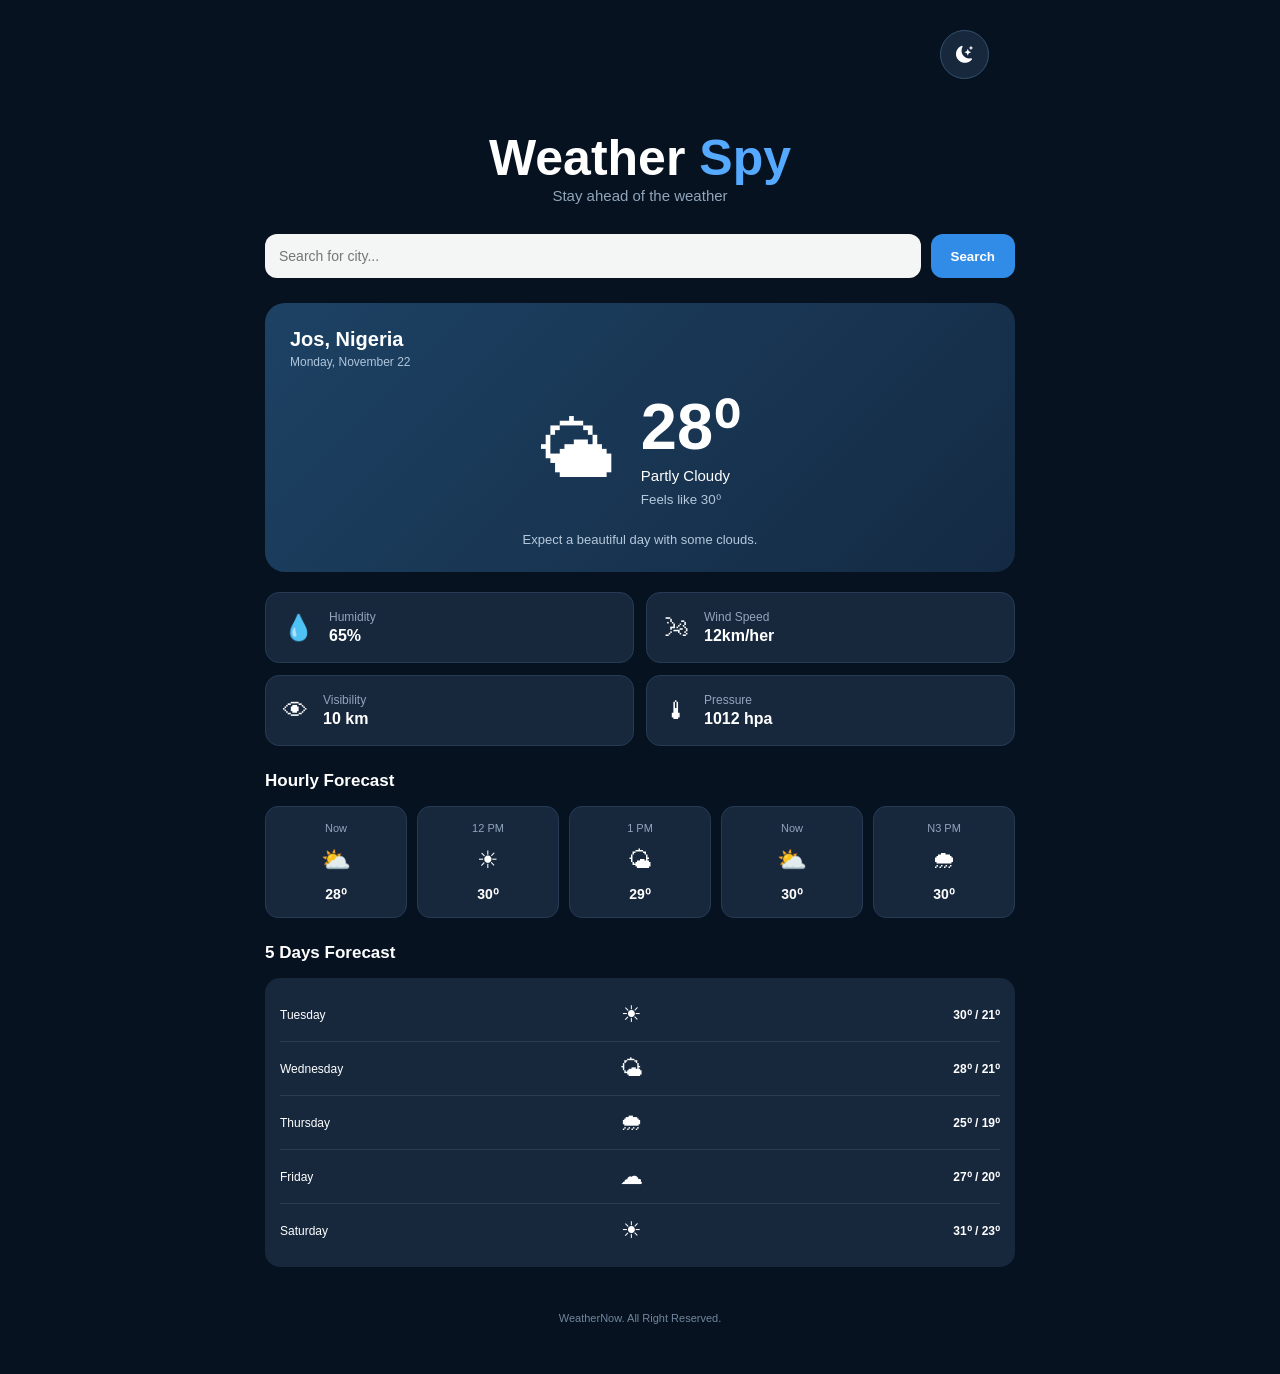
<file: Desktop/my weather app/index.html>
<head>
    <meta charset="UTF-8">
    <meta name="viewport" content="width=device-width, initial-scale=1.0">
    <title>Skywave weather App</title>
    <!-- CSS LINK6 -->
    <link rel="stylesheet" href="style.css">

    <!-- BOOTSTRAP ICON LINK -->
    <link rel="stylesheet" href="https://cdn.jsdelivr.net/npm/bootstrap-icons@1.13.1/font/bootstrap-icons.min.css">

    <!-- /////GOOGLE FONT LINK/////// -->
    <link rel="preconnect" href="https://fonts.googleapis.com">
    <link rel="preconnect" href="https://fonts.gstatic.com" crossorigin>
    <link
        href="https://fonts.googleapis.com/css2?family=Roboto+Serif:ital,opsz,wght@0,8..144,100..900;1,8..144,100..900&display=swap"
        rel="stylesheet">
</head>

<body>

    <div class="weather-container">
        <button class="theme-btn" id="themeToggle">
            <i class="bi bi-sun"></i>
        </button>
        <header class="header">
            <h2>Weather <span>Spy</span></h2>
            <p>Stay ahead of the weather</p>

        </header>

        <section class="search-box">
            <input type="text" id="cityInput" placeholder="Search for city...">

            <button id="searchBtn">Search</button>
        </section>

        <!-- CURRENT WEATHER -->
        <section class="current-weather">
            <div class="location">
                <h3 id="cityName">Jos, Nigeria</h3>
                <p id="date">Monday, November 22</p>
            </div>

            <div class="weather-main">
                <div class="weather-icon">
                    <span>🌥</span>
                </div>

                <div class="temperature">
                    <h1 id="temperature">28⁰</h1>
                    <p id="weatherCondition">Partly Cloudy</p>
                    <small>Feels like <span id="feelsLike">30⁰</span></small>
                </div>
            </div>
            <p class="weather-description" id="description">Expect a beautiful day with some clouds.</p>
        </section>

        <!-- WEATHER DETAILS -->

        <section class="weather-details">
            <div class="detail-card">
                <span>💧</span>
                <div>
                    <p>Humidity</p>
                    <h3 id="humidity">65%</h3>
                </div>
            </div>
            <div class="detail-card">
                <span>🌬</span>
                <div>
                    <p>Wind Speed</p>
                    <h3 id="windSpeed">12km/her</h3>
                </div>
            </div>
            <div class="detail-card">
                <span>👁</span>
                <div>
                    <p>Visibility</p>
                    <h3 id="visibility">10 km</h3>
                </div>
            </div>
            <div class="detail-card">
                <span>🌡</span>
                <div>
                    <p>Pressure</p>
                    <h3 id="pressure">1012 hpa</h3>
                </div>
            </div>
        </section>

        <!-- HOURLY FORECAST -->

        <section class="forecast-section">
            <h3>Hourly Forecast</h3>

            <div class="hourly-forecast">
                <div class="forecast-card">
                    <p>Now</p>
                    <span>⛅</span>
                    <h4>28⁰</h4>

                </div>
                <div class="forecast-card">
                    <p>12 PM</p>
                    <span>☀</span>
                    <h4>30⁰</h4>

                </div>
                <div class="forecast-card">
                    <p>1 PM</p>
                    <span>🌤</span>
                    <h4>29⁰</h4>

                </div>
                <div class="forecast-card">
                    <p>Now</p>
                    <span>⛅</span>
                    <h4>30⁰</h4>

                </div>
                <div class="forecast-card">
                    <p>N3 PM</p>
                    <span>🌧</span>
                    <h4>30⁰</h4>

                </div>
            </div>
        </section>

        <!-- 5 DAYS FORECAST -->

        <section class="forecast-section">
            <h3>5 Days Forecast</h3>

            <div class="daily-forecast">
                <div class="daily-card">
                    <p>Tuesday</p>
                    <span>☀</span>
                    <h4>30⁰ / 21⁰</h4>
                </div>
                <div class="daily-card">
                    <p>Wednesday</p>
                    <span>🌤</span>
                    <h4>28⁰ / 21⁰</h4>
                </div>
                <div class="daily-card">
                    <p>Thursday</p>
                    <span>🌧</span>
                    <h4>25⁰ / 19⁰</h4>
                </div>
                <div class="daily-card">
                    <p>Friday</p>
                    <span>☁</span>
                    <h4>27⁰ / 20⁰</h4>
                </div>
                <div class="daily-card">
                    <p>Saturday</p>
                    <span>☀</span>
                    <h4>31⁰ / 23⁰</h4>
                </div>
            </div>
        </section>

        <footer>
            <p>WeatherNow. All Right Reserved.</p>
        </footer>
    </div>


    <script src="script.js"></script>
</body>

</html>
</file>
<file: Desktop/my weather app/style.css>
* {
    margin: 0;
    padding: 0;
    box-sizing: border-box;
    font-family: sans-serif;
}

@keyframes fadein {
    from {
        opacity: 0;
        transform: translatey(10px);

    }

    to {
        opacity: 1;
        transform: translatey(0);
    }
}


body {
    background: #061220;
    color: #ffff;
    padding: 30px 15px;
}

.weather-container {
    max-width: 750px;
    margin: auto;
}

.header {
    text-align: center;
    margin-bottom: 30px;
    animation: 1s fadein ease ;
}

.theme-btn {
    padding: 15px;
    border: 1px solid #35516d;
    border-radius: 25px;
    display: flex;
    margin-left: 90%;
    cursor: pointer;
    background: #17283d;
    color: white;
    transition: 0.3s;
}

.theme-btn i {
    font-size: 17px;
}

.theme-btn:hover {
    transform: scale(1.05);
}


/* //////LIGHT THEME///////// */

body.light-theme {
    background: #eaf2fa;
    color: #17283d;
}

body,
.detail-card,
.forecast-card,
.daily-forecast,
.search-box input {
    transition: background 0.3s, color 0.3s;
}

/* LIGHT THEME */
body.light-theme {
    background: #EAF2FA;
    color: #17283D;
}

body.light-theme .detail-card,
body.light-theme .forecast-card,
body.light-theme .daily-forecast {
    background: #FFFFFF;
    color: #17283D;
    border-color: #D5E1ED;
}

body.light-theme .search-box input {
    background: #FFFFFF;
    color: #17283D;
    border-color: #CBD5E1;
}

body.light-theme .current-weather {
    background: linear-gradient(135deg, #B8DFFF, #E0F1FF);
    color: #17324D;
}

body.light-theme .location p,
body.light-theme .temperature small,
body.light-theme .weather-description {
    color: #496782;
}

body.light-theme .theme-btn {
    background: #FFFFFF;
    color: #17283D;
    border-color: #CBD5E1;
}

body.light-theme .header p,
body.light-theme .detail-card p,
body.light-theme .forecast-card p,
body.light-theme footer {
    color: #64748B;
}

body.light-theme .daily-card {
    border-color: #E2E8F0;
}



.header h2 {
    font-size: 50px;
    margin-top: 50px;
    font-weight: 700;
}

.header h2 span {
    color: #55a9ff;
}

.header p {
    color: #91a5bb;
    font-size: 15px;
}

.search-box {
    display: flex;
    gap: 10px;
    margin-bottom: 25px;
    animation: 1s fadein ease ;
}

.search-box input {
    flex: 1;
    padding: 14px;
    border: none;
    outline: none;
    border-radius: 12px;
    background: #f4f5f5;
    color: black;
    font-size: 14px;
}

.search-box input:focus {
    border-color: #55a9ff;
}

.search-box button {
    padding: 0 20px;
    border: none;
    border-radius: 12px;
    background: #318ce7;
    color: white;
    font-weight: 600;
    cursor: pointer;
}

.search-box button:hover {
    background: #1976d2;
}

.current-weather {
    background: linear-gradient(135deg, #1d4264,
            #142a43);
    padding: 25px;
    border-radius: 20px;
    margin-bottom: 20px;
    animation: 1s fadein ease ;
}

.location h3 {
    font-size: 20px;
}

.location p {
    color: #afc5dc;
    font-size: 12px;
    margin-top: 4px;
}

.weather-main {
    display: flex;
    align-items: center;
    justify-content: center;
    gap: 25px;
    margin: 25px 0;
}

.weather-icon span {
    font-size: 75px;
}

.temperature h1 {
    font-size: 65px;
    line-height: 1;
}

.temperature p {
    font-size: 15px;
    margin: 8px 0;
}

.temperature small {
    color: #b6c9dc;
}

.weather-description {
    color: #b6c9dc;
    font-size: 13px;
    text-align: center;
}

.weather-details {
    display: grid;
    grid-template-columns: repeat(2, 1fr);
    gap: 12px;
    margin-bottom: 25px;
    animation: 1s fadein ease ;
}

.detail-card {
    display: flex;
    align-items: center;
    gap: 15px;
    padding: 17px;
    background: #17283d;
    border: 1px solid #263b53;
    border-radius: 14px;
}

.detail-card span {
    font-size: 25px;
}

.detail-card p {
    color: #91a5bb;
    font-size: 12px;
}

.detail-card h3 {
    font-size: 16px;
    margin-top: 3px;
}

/* forecast section */

.forecast-section {
    margin-bottom: 25px;
}

.forecast-section h3 {
    font-size: 17px;
    margin-bottom: 15px;
}

/* HOURLY FORECAST */

.hourly-forecast {
    display: grid;
    grid-template-columns: repeat(5, 1fr);
    gap: 10px;
}

.forecast-card {
    background: #17283d;
    padding: 15px 5px;
    border-radius: 13px;
    text-align: center;
    border: 1px solid #263b53;
}

.forecast-card p {
    font-size: 11px;
    color: #91a5bb;
}

.forecast-card span {
    display: block;
    font-size: 24px;
    margin: 12px 0;
}

.forecast-card h4 {
    font-size: 14px;
}

/* DAILY FORECAST */

.daily-forecast {
    background: #17283d;
    border-radius: 15px;
    padding: 10px 15px;
}

.daily-card {
    display: flex;
    align-items: center;
    justify-content: space-between;
    padding: 13px 0;
    border-bottom: 1px solid #2a3c50;
}

.daily-card:last-child {
    border-bottom: none;
}

.daily-card p {
    font-size: 12px;
    width: 30px;
}

.daily-card span {
    font-size: 23px;
}

.daily-card h4 {
    font-size: 12px;
}

/* FOOTER */

footer {
    text-align: center;
    color: #71869d;
    font-size: 11px;
    padding: 20px 0;
}

@media(max-width: 480px) {
    body {
        padding: 20px 12px;
    }

    .weather-main {
        gap: 8px;
    }

    .weather-icon span {
        font-size: 25px;
    }

    .theme-btn {
        margin-left: 80%;
        margin-bottom: 20px;
    }

    .temperature h1 {
        font-size: 52px;
    }

    .hourly-forecast {
        gap: 6px;
    }

    .forecast-card {
        padding: 12px 3px;
    }

    .forecast-card p {
        font-size: 8px;
    }

    .forecast-card span {
        font-size: 20px;
    }

    .forecast-card h4 {
        font-size: 12px;
    }

    .detail-card {
        padding: 12px;
        gap: 10px;
    }

    .daily-card p,
    .daily-card h4 {
        font-size: 11px;
    }
}
</file>
